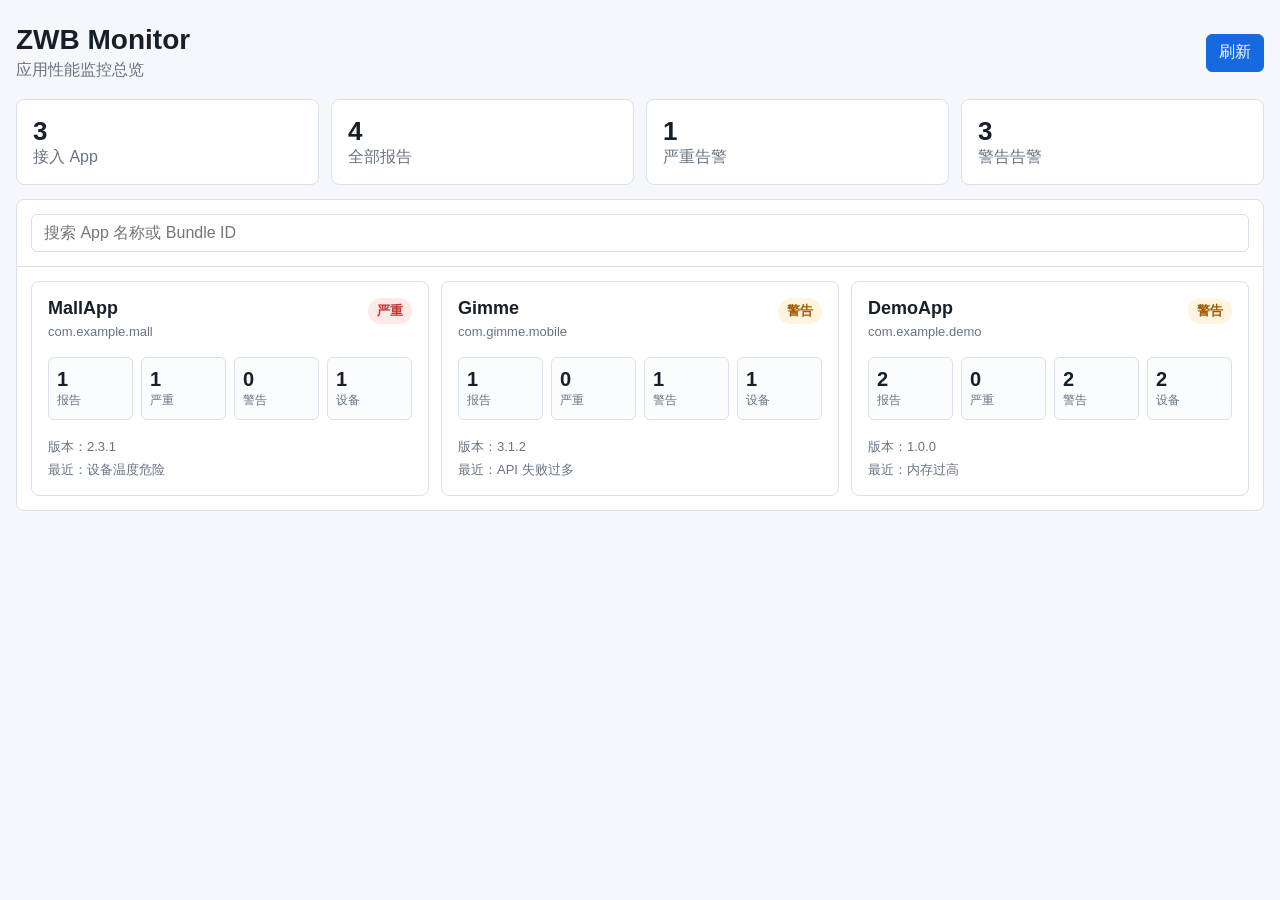
<file: html/index.html>
<!doctype html>
<html lang="zh-CN">
<head>
  <meta charset="utf-8">
  <meta name="viewport" content="width=device-width, initial-scale=1">
  <title>ZWB Monitor Dashboard</title>
  <link rel="stylesheet" href="./style.css">
</head>
<body>
  <main class="shell">
    <header class="topbar">
      <div>
        <h1 id="pageTitle">ZWB Monitor</h1>
        <p id="pageSubtitle">应用性能监控总览</p>
      </div>
      <div class="topbar-actions">
        <button id="backButton" class="secondary hidden" type="button">返回应用列表</button>
        <button id="reloadButton" type="button">刷新</button>
      </div>
    </header>

    <section class="stats" id="stats"></section>

    <section class="panel" id="appPage">
      <div class="toolbar">
        <input id="appSearchInput" type="search" placeholder="搜索 App 名称或 Bundle ID">
      </div>
      <div class="app-grid" id="appGrid"></div>
    </section>

    <section class="panel hidden" id="reportPage">
      <div class="toolbar">
        <input id="searchInput" type="search" placeholder="搜索 App、事件、设备、页面">
        <select id="levelFilter">
          <option value="">全部等级</option>
          <option value="info">普通信息</option>
          <option value="warning">警告</option>
          <option value="critical">严重</option>
        </select>
      </div>
      <div class="table-wrap">
        <table>
          <thead>
            <tr>
              <th>时间</th>
              <th>App</th>
              <th>事件</th>
              <th>页面</th>
              <th>CPU</th>
              <th>内存</th>
              <th>FPS</th>
              <th>设备</th>
              <th>网络</th>
            </tr>
          </thead>
          <tbody id="reportRows"></tbody>
        </table>
      </div>
    </section>

    <section class="detail hidden" id="detail"></section>
  </main>
  <script src="./app.js?v=202606221720"></script>
</body>
</html>
</file>
<file: html/style.css>
:root {
  color-scheme: light;
  --bg: #f5f7fa;
  --panel: #ffffff;
  --text: #17202a;
  --muted: #687385;
  --line: #d9e0ea;
  --blue: #1769e0;
  --red: #c43232;
  --amber: #a15c00;
  font-family: -apple-system, BlinkMacSystemFont, "Segoe UI", sans-serif;
}

* {
  box-sizing: border-box;
}

body {
  margin: 0;
  background: var(--bg);
  color: var(--text);
}

.shell {
  width: min(1440px, calc(100vw - 32px));
  margin: 0 auto;
  padding: 24px 0 40px;
}

.topbar {
  display: flex;
  align-items: center;
  justify-content: space-between;
  gap: 16px;
  margin-bottom: 18px;
}

.topbar-actions {
  display: flex;
  gap: 10px;
}

h1, h2, p {
  margin: 0;
}

h1 {
  font-size: 28px;
}

.topbar p {
  color: var(--muted);
  margin-top: 4px;
}

button, input, select {
  height: 38px;
  border: 1px solid var(--line);
  background: var(--panel);
  border-radius: 6px;
  padding: 0 12px;
  font: inherit;
}

button {
  color: white;
  background: var(--blue);
  border-color: var(--blue);
  cursor: pointer;
}

button.secondary {
  background: var(--panel);
  color: var(--text);
  border-color: var(--line);
}

.hidden {
  display: none !important;
}

.stats {
  display: grid;
  grid-template-columns: repeat(4, minmax(0, 1fr));
  gap: 12px;
  margin-bottom: 14px;
}

.stat, .panel, .detail {
  background: var(--panel);
  border: 1px solid var(--line);
  border-radius: 8px;
}

.stat {
  padding: 16px;
}

.stat strong {
  display: block;
  font-size: 26px;
}

.stat span {
  color: var(--muted);
}

.toolbar {
  display: flex;
  gap: 10px;
  padding: 14px;
  border-bottom: 1px solid var(--line);
}

.toolbar input {
  flex: 1;
}

.app-grid {
  display: grid;
  grid-template-columns: repeat(3, minmax(0, 1fr));
  gap: 12px;
  padding: 14px;
}

.app-card {
  display: block;
  width: 100%;
  height: auto;
  min-height: 184px;
  padding: 16px;
  text-align: left;
  color: var(--text);
  background: var(--panel);
  border: 1px solid var(--line);
  border-radius: 8px;
}

.app-card:hover {
  border-color: #9bbcf4;
  box-shadow: 0 6px 18px rgba(23, 105, 224, 0.08);
}

.app-card-head {
  display: flex;
  align-items: flex-start;
  justify-content: space-between;
  gap: 12px;
}

.app-card-head strong {
  display: block;
  font-size: 18px;
  margin-bottom: 5px;
}

.app-card-head span,
.app-card-foot span {
  display: block;
  color: var(--muted);
  font-size: 13px;
  overflow-wrap: anywhere;
}

.app-card-head em {
  flex: 0 0 auto;
  min-width: 44px;
  height: 26px;
  padding: 0 9px;
  border-radius: 999px;
  font-style: normal;
  font-size: 13px;
  font-weight: 700;
  line-height: 26px;
  text-align: center;
}

.app-card-head em.info {
  color: var(--blue);
  background: #edf3ff;
}

.app-card-head em.warning {
  color: var(--amber);
  background: #fff4df;
}

.app-card-head em.critical {
  color: var(--red);
  background: #ffe8e8;
}

.app-metrics {
  display: grid;
  grid-template-columns: repeat(4, minmax(0, 1fr));
  gap: 8px;
  margin: 18px 0;
}

.app-metrics div {
  min-width: 0;
  padding: 10px 8px;
  border: 1px solid var(--line);
  border-radius: 6px;
  background: #fbfcfe;
}

.app-metrics b {
  display: block;
  font-size: 20px;
  line-height: 1.1;
}

.app-metrics span {
  color: var(--muted);
  font-size: 12px;
}

.app-card-foot {
  display: grid;
  gap: 5px;
}

.empty {
  grid-column: 1 / -1;
  padding: 32px 16px;
  color: var(--muted);
  text-align: center;
}

.table-wrap {
  overflow: auto;
}

table {
  width: 100%;
  border-collapse: collapse;
  min-width: 980px;
}

th, td {
  padding: 12px 14px;
  border-bottom: 1px solid var(--line);
  text-align: left;
  white-space: nowrap;
  font-size: 14px;
}

th {
  color: var(--muted);
  font-weight: 600;
  background: #fbfcfe;
}

tbody tr {
  cursor: pointer;
}

tbody tr:hover {
  background: #f0f5ff;
}

.badge {
  display: inline-flex;
  align-items: center;
  height: 24px;
  border-radius: 999px;
  padding: 0 10px;
  background: #edf3ff;
  color: var(--blue);
  font-weight: 600;
}

.badge.warning {
  background: #fff4df;
  color: var(--amber);
}

.badge.critical {
  background: #ffe8e8;
  color: var(--red);
}

.detail {
  margin-top: 14px;
  padding: 16px;
}

.detail h2 {
  font-size: 20px;
  margin-bottom: 12px;
}

.detail-grid {
  display: grid;
  grid-template-columns: repeat(4, minmax(0, 1fr));
  gap: 10px;
}

.detail-grid div {
  border: 1px solid var(--line);
  border-radius: 6px;
  padding: 10px;
}

.detail-grid span {
  display: block;
  color: var(--muted);
  font-size: 12px;
  margin-bottom: 4px;
}

.detail-grid strong {
  font-size: 13px;
  overflow-wrap: anywhere;
}

pre {
  margin: 16px 0 0;
  padding: 14px;
  background: #111827;
  color: #eef2ff;
  border-radius: 8px;
  overflow: auto;
  font-size: 12px;
  line-height: 1.55;
}

@media (max-width: 760px) {
  .shell {
    width: min(100vw - 20px, 760px);
    padding-top: 16px;
  }

  .topbar, .toolbar {
    align-items: stretch;
    flex-direction: column;
  }

  .topbar-actions {
    flex-direction: column;
  }

  .stats, .detail-grid {
    grid-template-columns: repeat(2, minmax(0, 1fr));
  }

  .app-grid {
    grid-template-columns: 1fr;
  }
}

@media (min-width: 761px) and (max-width: 1080px) {
  .app-grid {
    grid-template-columns: repeat(2, minmax(0, 1fr));
  }
}
</file>
